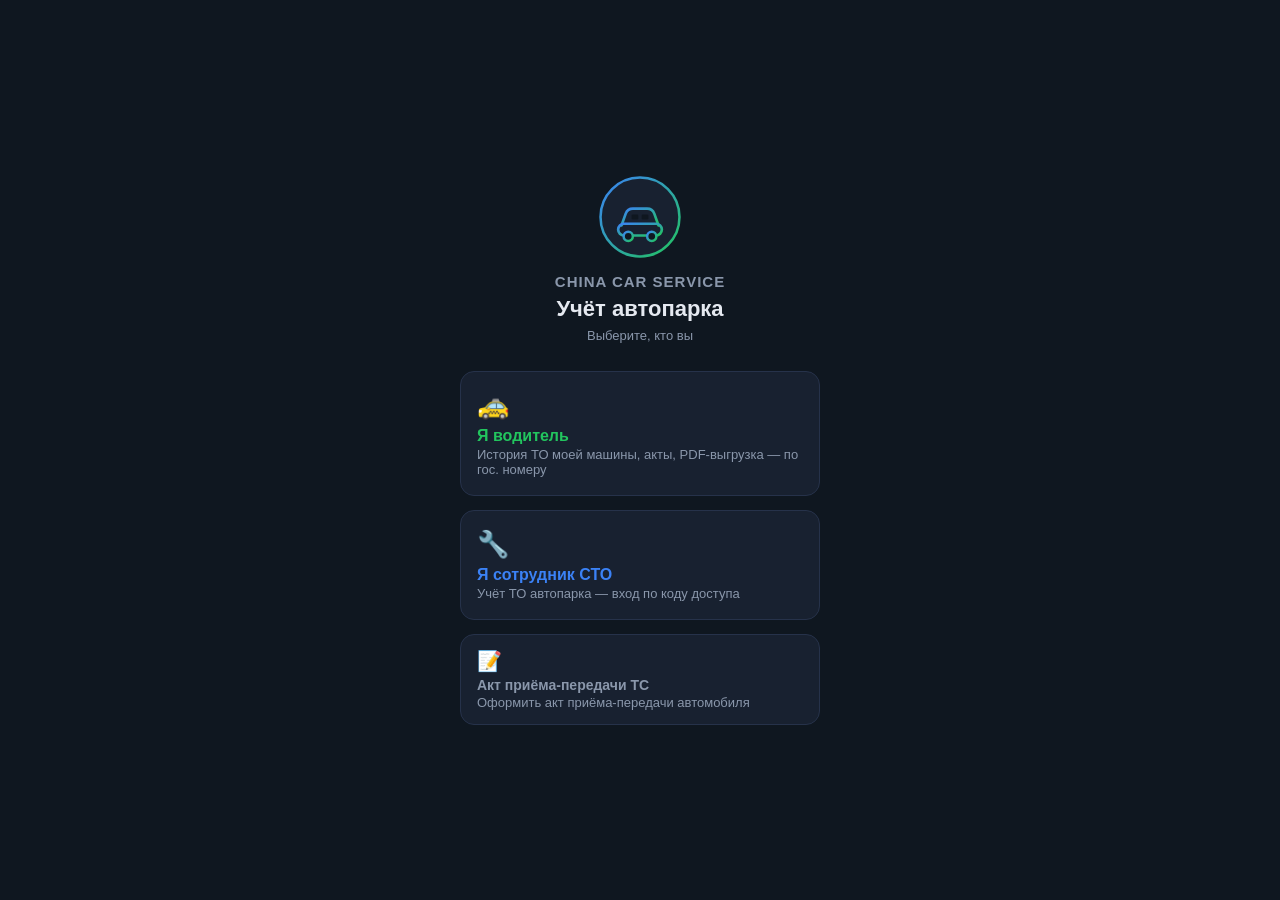
<file: index (1).html>
<!DOCTYPE html>
<html>
<head>
<meta charset="UTF-8">
<meta name="viewport" content="width=device-width, initial-scale=1, maximum-scale=1">
<title>China Car Service</title>
<link rel="manifest" href="manifest.json">
<meta name="theme-color" content="#0e1318">
<link rel="icon" href="icons/icon-192.png">
<link rel="apple-touch-icon" href="icons/icon-192.png">
<style>
  :root{
    --bg:#0f1720; --card:#182130; --accent:#3b82f6; --accent-2:#22c55e;
    --text:#e5e9f0; --muted:#8a97ab; --border:#26324a; --danger:#ef4444;
  }
  *{box-sizing:border-box;}
  body{
    margin:0; font-family:-apple-system,Segoe UI,Roboto,Arial,sans-serif;
    background:var(--bg); color:var(--text); padding:16px;
    min-height:100vh; display:flex; align-items:center; justify-content:center;
  }
  .wrap{max-width:360px; width:100%; text-align:center;}
  .logo-badge{margin:0 auto 14px; width:84px; height:84px; display:block;}
  .logo{
    font-weight:800; letter-spacing:1px; font-size:15px; color:var(--muted);
    margin-bottom:6px;
  }
  h1{font-size:22px; margin:0 0 6px;}
  .sub{color:var(--muted); font-size:13px; margin-bottom:28px;}
  .choice{
    display:block; width:100%; text-align:left; background:var(--card);
    border:1px solid var(--border); border-radius:14px; padding:18px 16px;
    margin-bottom:14px; cursor:pointer; text-decoration:none; color:var(--text);
  }
  .choice:active{border-color:var(--accent);}
  .choice .emoji{font-size:26px; margin-bottom:6px; display:block;}
  .choice .title{font-size:16px; font-weight:700; margin-bottom:2px;}
  .choice .desc{font-size:13px; color:var(--muted);}
  .choice.driver .title{color:var(--accent-2);}
  .choice.staff .title{color:var(--accent);}
  .choice.act{padding:14px 16px; margin-bottom:0; margin-top:6px;}
  .choice.act .title{color:var(--muted); font-size:14px;}
  .choice.act .emoji{font-size:20px; margin-bottom:4px;}

  .install-banner{
    display:none; background:linear-gradient(135deg,#1b2a44,#152238);
    border:1px solid var(--accent); border-radius:14px; padding:16px;
    margin-bottom:18px; text-align:left;
  }
  .install-banner.show{display:block;}
  .install-banner .title{font-weight:700; font-size:15px; margin-bottom:4px;}
  .install-banner .desc{font-size:13px; color:var(--muted); margin-bottom:12px;}
  .install-btn{
    display:block; width:100%; background:var(--accent); color:#fff; border:none;
    border-radius:10px; padding:12px; font-size:15px; font-weight:700;
    cursor:pointer;
  }
  .install-btn:active{opacity:0.85;}

  .ios-steps{
    display:none; margin-top:12px; padding-top:12px; border-top:1px solid var(--border);
    font-size:13px; color:var(--text); text-align:left;
  }
  .ios-steps.show{display:block;}
  .ios-steps ol{margin:0; padding-left:18px;}
  .ios-steps li{margin-bottom:6px;}
  .ios-steps b{color:var(--accent-2);}
  .installed-note{
    display:none; font-size:13px; color:var(--accent-2); margin-bottom:18px;
  }
  .installed-note.show{display:block;}
</style>
</head>
<body>
  <div class="wrap">
    <svg class="logo-badge" viewBox="0 0 100 100" xmlns="http://www.w3.org/2000/svg">
      <defs>
        <linearGradient id="badgeGrad" x1="0" y1="0" x2="1" y2="1">
          <stop offset="0%" stop-color="#3b82f6"/>
          <stop offset="100%" stop-color="#22c55e"/>
        </linearGradient>
      </defs>
      <circle cx="50" cy="50" r="47" fill="#182130" stroke="url(#badgeGrad)" stroke-width="3"/>
      <path d="M28 60 L33 46 C34.5 42 37 40 41.5 40 L58.5 40 C63 40 65.5 42 67 46 L72 60"
            fill="none" stroke="url(#badgeGrad)" stroke-width="3.2" stroke-linecap="round" stroke-linejoin="round"/>
      <rect x="24" y="58" width="52" height="14" rx="7" fill="none" stroke="url(#badgeGrad)" stroke-width="3.2"/>
      <circle cx="36" cy="73" r="5.5" fill="#0f1720" stroke="url(#badgeGrad)" stroke-width="3"/>
      <circle cx="64" cy="73" r="5.5" fill="#0f1720" stroke="url(#badgeGrad)" stroke-width="3"/>
      <rect x="40" y="47" width="8" height="6" rx="1.5" fill="#0f1720"/>
      <rect x="52" y="47" width="8" height="6" rx="1.5" fill="#0f1720"/>
    </svg>
    <div class="logo">CHINA CAR SERVICE</div>
    <h1>Учёт автопарка</h1>
    <div class="sub">Выберите, кто вы</div>

    <div class="installed-note" id="installedNote">✅ Приложение уже установлено на этом устройстве</div>

    <div class="install-banner" id="installBanner">
      <div class="title">📲 Установите приложение</div>
      <div class="desc">Работает офлайн, открывается с экрана как обычное приложение — без адресной строки браузера.</div>
      <button class="install-btn" id="installBtn">Установить</button>
      <div class="ios-steps" id="iosSteps">
        <div style="margin-bottom:6px;">На iPhone установка через Safari — вручную, за 3 шага:</div>
        <ol>
          <li>Нажмите кнопку <b>«Поделиться»</b> (квадрат со стрелкой вверх) внизу экрана в Safari</li>
          <li>В списке выберите <b>«На экран Домой»</b> (Add to Home Screen)</li>
          <li>Нажмите <b>«Добавить»</b> в правом верхнем углу</li>
        </ol>
      </div>
    </div>

    <a class="choice driver" href="driver.html">
      <span class="emoji">🚕</span>
      <div class="title">Я водитель</div>
      <div class="desc">История ТО моей машины, акты, PDF-выгрузка — по гос. номеру</div>
    </a>

    <a class="choice staff" href="to.html">
      <span class="emoji">🔧</span>
      <div class="title">Я сотрудник СТО</div>
      <div class="desc">Учёт ТО автопарка — вход по коду доступа</div>
    </a>

    <a class="choice act" href="act.html">
      <span class="emoji">📝</span>
      <div class="title">Акт приёма-передачи ТС</div>
      <div class="desc">Оформить акт приёма-передачи автомобиля</div>
    </a>
  </div>

<script>
  if ('serviceWorker' in navigator) {
    window.addEventListener('load', function () {
      navigator.serviceWorker.register('service-worker.js').catch(function (err) {
        console.log('SW registration failed:', err);
      });
    });
  }

  var installBanner = document.getElementById('installBanner');
  var installBtn = document.getElementById('installBtn');
  var iosSteps = document.getElementById('iosSteps');
  var installedNote = document.getElementById('installedNote');
  var deferredPrompt = null;

  function isStandalone(){
    return window.matchMedia('(display-mode: standalone)').matches ||
           window.navigator.standalone === true;
  }

  var isIOS = /iphone|ipad|ipod/i.test(navigator.userAgent);

  if (isStandalone()) {
    // Уже установлено и открыто как приложение — баннер не нужен
    installedNote.classList.add('show');
  } else if (isIOS) {
    // На iOS браузер не даёт программной кнопки — сразу показываем инструкцию
    installBanner.classList.add('show');
    installBtn.style.display = 'none';
    iosSteps.classList.add('show');
  } else {
    // Android/десктоп Chrome и т.п. — ждём системное событие с реальной кнопкой установки
    window.addEventListener('beforeinstallprompt', function (e) {
      e.preventDefault();
      deferredPrompt = e;
      installBanner.classList.add('show');
    });

    installBtn.addEventListener('click', function () {
      if (!deferredPrompt) return;
      deferredPrompt.prompt();
      deferredPrompt.userChoice.then(function () {
        deferredPrompt = null;
        installBanner.classList.remove('show');
      });
    });

    window.addEventListener('appinstalled', function () {
      installBanner.classList.remove('show');
    });
  }
</script>
</body>
</html>
</file>
